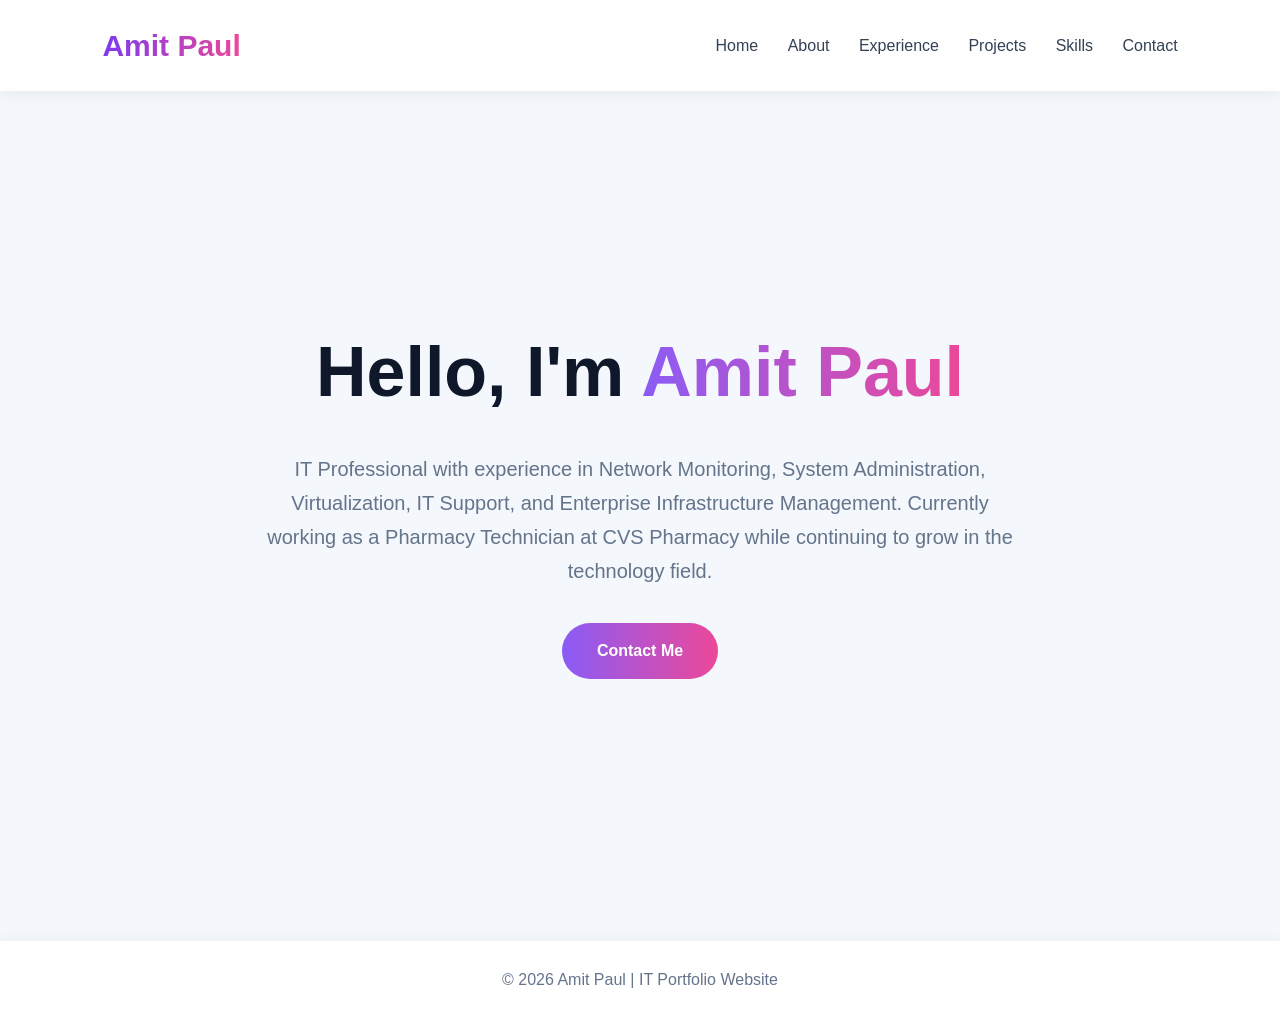
<file: index.html>
<!DOCTYPE html>
<html lang="en">
<head>
    <meta charset="UTF-8">
    <meta name="viewport" content="width=device-width, initial-scale=1.0">
    <title>Amit Paul | Portfolio</title>
    <link rel="stylesheet" href="style.css">
</head>
<body>

<header>
    <div class="logo">Amit Paul</div>
    <nav>
        <a href="index.html">Home</a>
        <a href="about.html">About</a>
        <a href="experience.html">Experience</a>
        <a href="projects.html">Projects</a>
        <a href="skills.html">Skills</a>
        <a href="contact.html">Contact</a>
    </nav>
</header>

<section class="hero">
    <div class="hero-content">
        <h1>Hello, I'm <span>Amit Paul</span></h1>
        <p>
            IT Professional with experience in Network Monitoring, System Administration,
            Virtualization, IT Support, and Enterprise Infrastructure Management.
            Currently working as a Pharmacy Technician at CVS Pharmacy while continuing
            to grow in the technology field.
        </p>

        <a href="contact.html" class="btn">Contact Me</a>
    </div>
</section>

<footer>
    <p>© 2026 Amit Paul | IT Portfolio Website</p>
</footer>

<script src="script.js"></script>
</body>
</html>
</file>
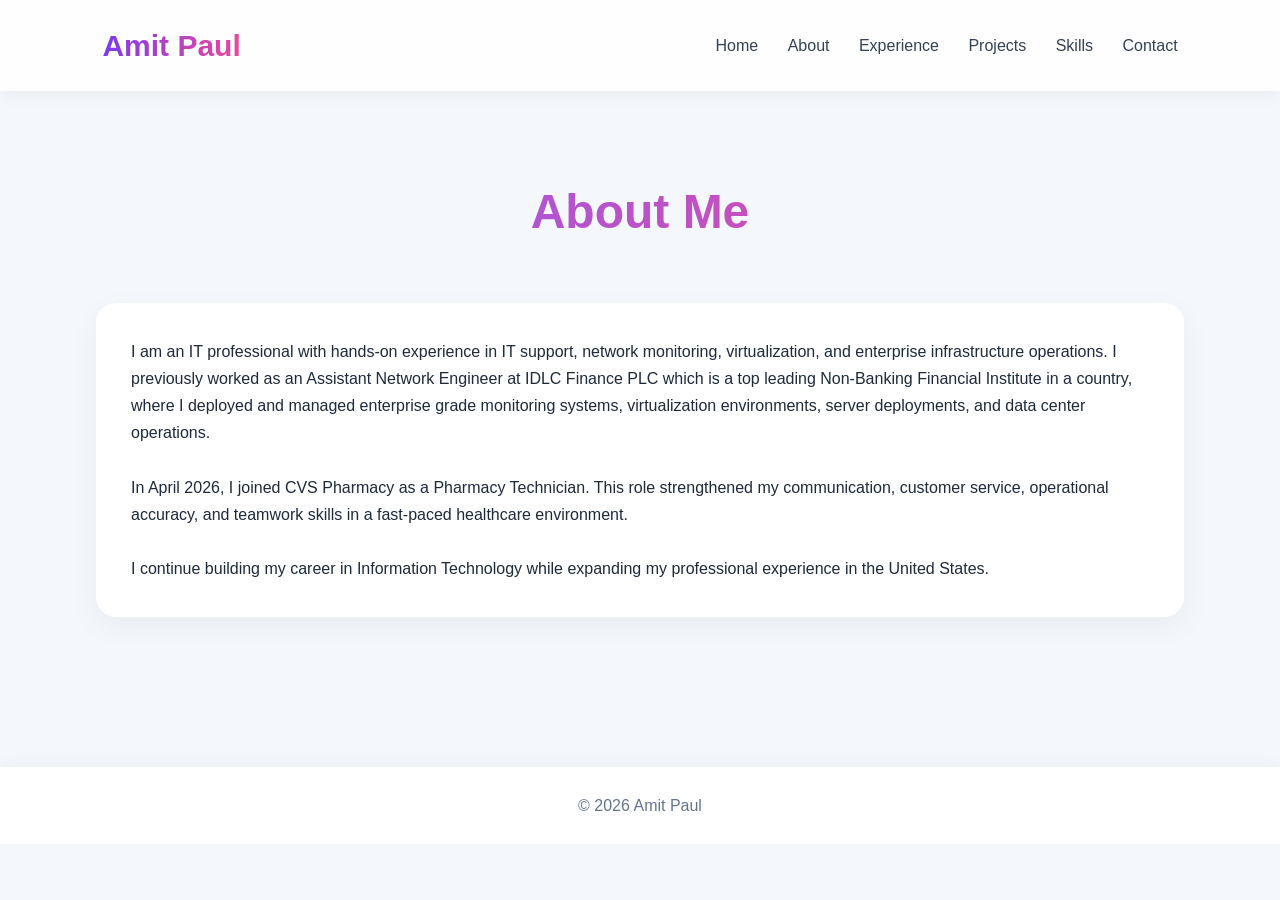
<file: about.html>
<!DOCTYPE html>
<html lang="en">
<head>
    <meta charset="UTF-8">
    <meta name="viewport" content="width=device-width, initial-scale=1.0">
    <title>About | Amit Paul</title>
    <link rel="stylesheet" href="style.css">
</head>
<body>

<header>
    <div class="logo">Amit Paul</div>
    <nav>
        <a href="index.html">Home</a>
        <a href="about.html">About</a>
        <a href="experience.html">Experience</a>
        <a href="projects.html">Projects</a>
        <a href="skills.html">Skills</a>
        <a href="contact.html">Contact</a>
    </nav>
</header>

<div class="container">
    <h1 class="section-title">About Me</h1>

    <div class="card">
        <p>
            I am an IT professional with hands-on experience in IT support,
            network monitoring, virtualization, and enterprise infrastructure operations.
            I previously worked as an Assistant Network Engineer at IDLC Finance PLC which is a top leading Non-Banking Financial Institute in a country,
            where I deployed and managed enterprise grade monitoring systems, virtualization environments,
            server deployments, and data center operations.
        </p>

        <br>

        <p>
            In April 2026, I joined CVS Pharmacy as a Pharmacy Technician.
            This role strengthened my communication, customer service,
            operational accuracy, and teamwork skills in a fast-paced healthcare environment.
        </p>

        <br>

        <p>
            I continue building my career in Information Technology while expanding
            my professional experience in the United States.
        </p>
    </div>
</div>

<footer>
    <p>© 2026 Amit Paul </p>
</footer>

</body>
</html>
</file>
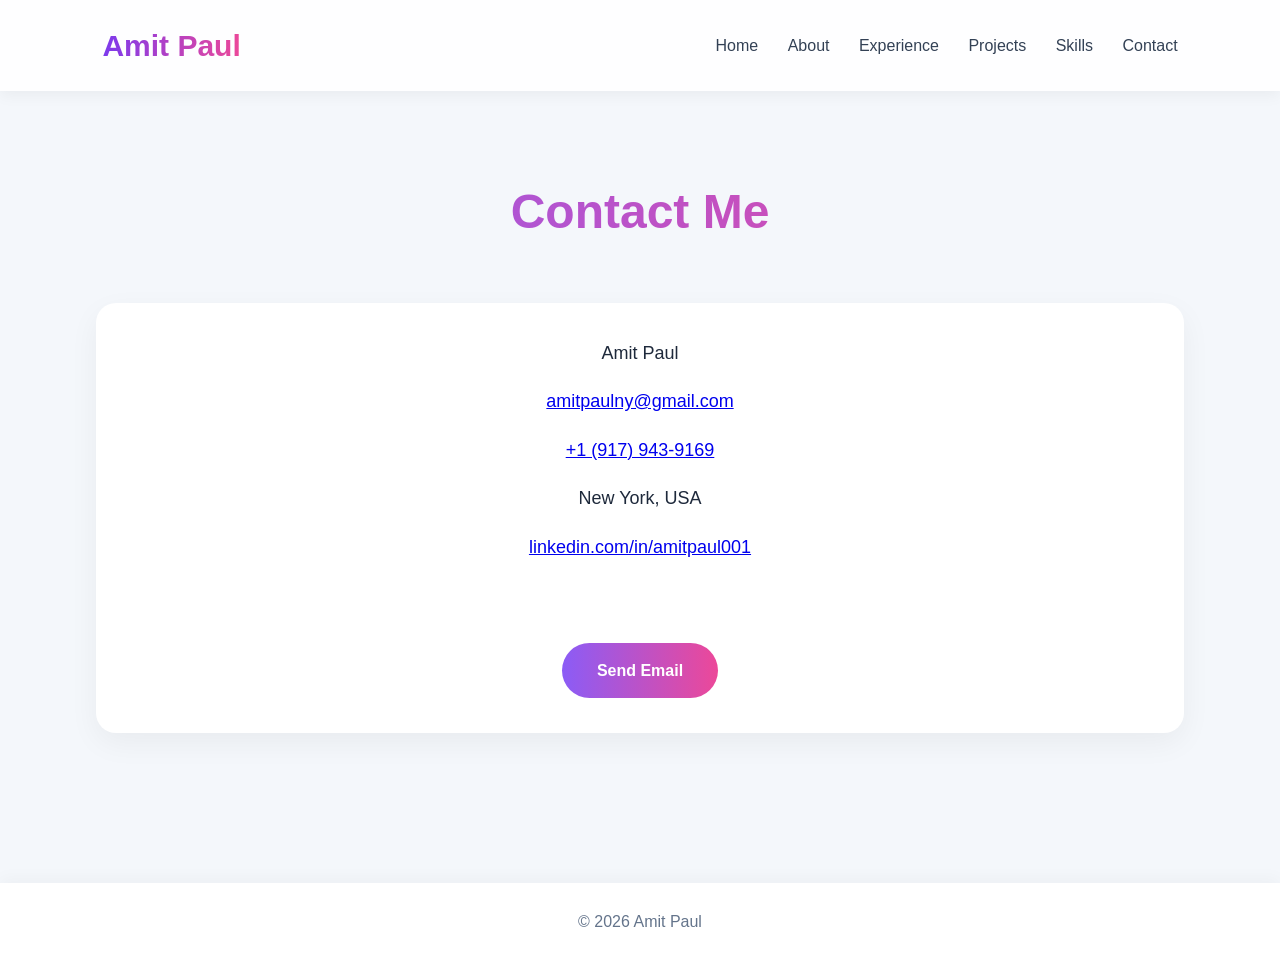
<file: contact.html>
<!DOCTYPE html>
<html lang="en">
<head>
    <meta charset="UTF-8">
    <meta name="viewport" content="width=device-width, initial-scale=1.0">
    <title>Contact | Amit Paul</title>
    <link rel="stylesheet" href="style.css">
</head>
<body>

<header>
    <div class="logo">Amit Paul</div>

    <nav>
        <a href="index.html">Home</a>
        <a href="about.html">About</a>
        <a href="experience.html">Experience</a>
        <a href="projects.html">Projects</a>
        <a href="skills.html">Skills</a>
        <a href="contact.html">Contact</a>
    </nav>
</header>

<div class="container">

    <h1 class="section-title">Contact Me</h1>

    <div class="card contact-info">

        <p>
            <strong></strong> Amit Paul
        </p>

        <p>
            <strong></strong>
            <a href="mailto:amitpaulny@gmail.com">
                amitpaulny@gmail.com
            </a>
        </p>

        <p>
            <strong></strong>
            <a href="tel:+19179439169">
                +1 (917) 943-9169
            </a>
        </p>

        <p>
            <strong></strong>
            New York, USA
        </p>

        <p>
            <strong></strong>
            <a href="https://www.linkedin.com/in/amitpaul001" target="_blank">
                linkedin.com/in/amitpaul001
            </a>
        </p>

        <br>

        <a href="mailto:amitpaulny@gmail.com" class="btn">
            Send Email
        </a>

    </div>

</div>

<footer>
    <p>© 2026 Amit Paul </p>
</footer>

</body>
</html>
</file>
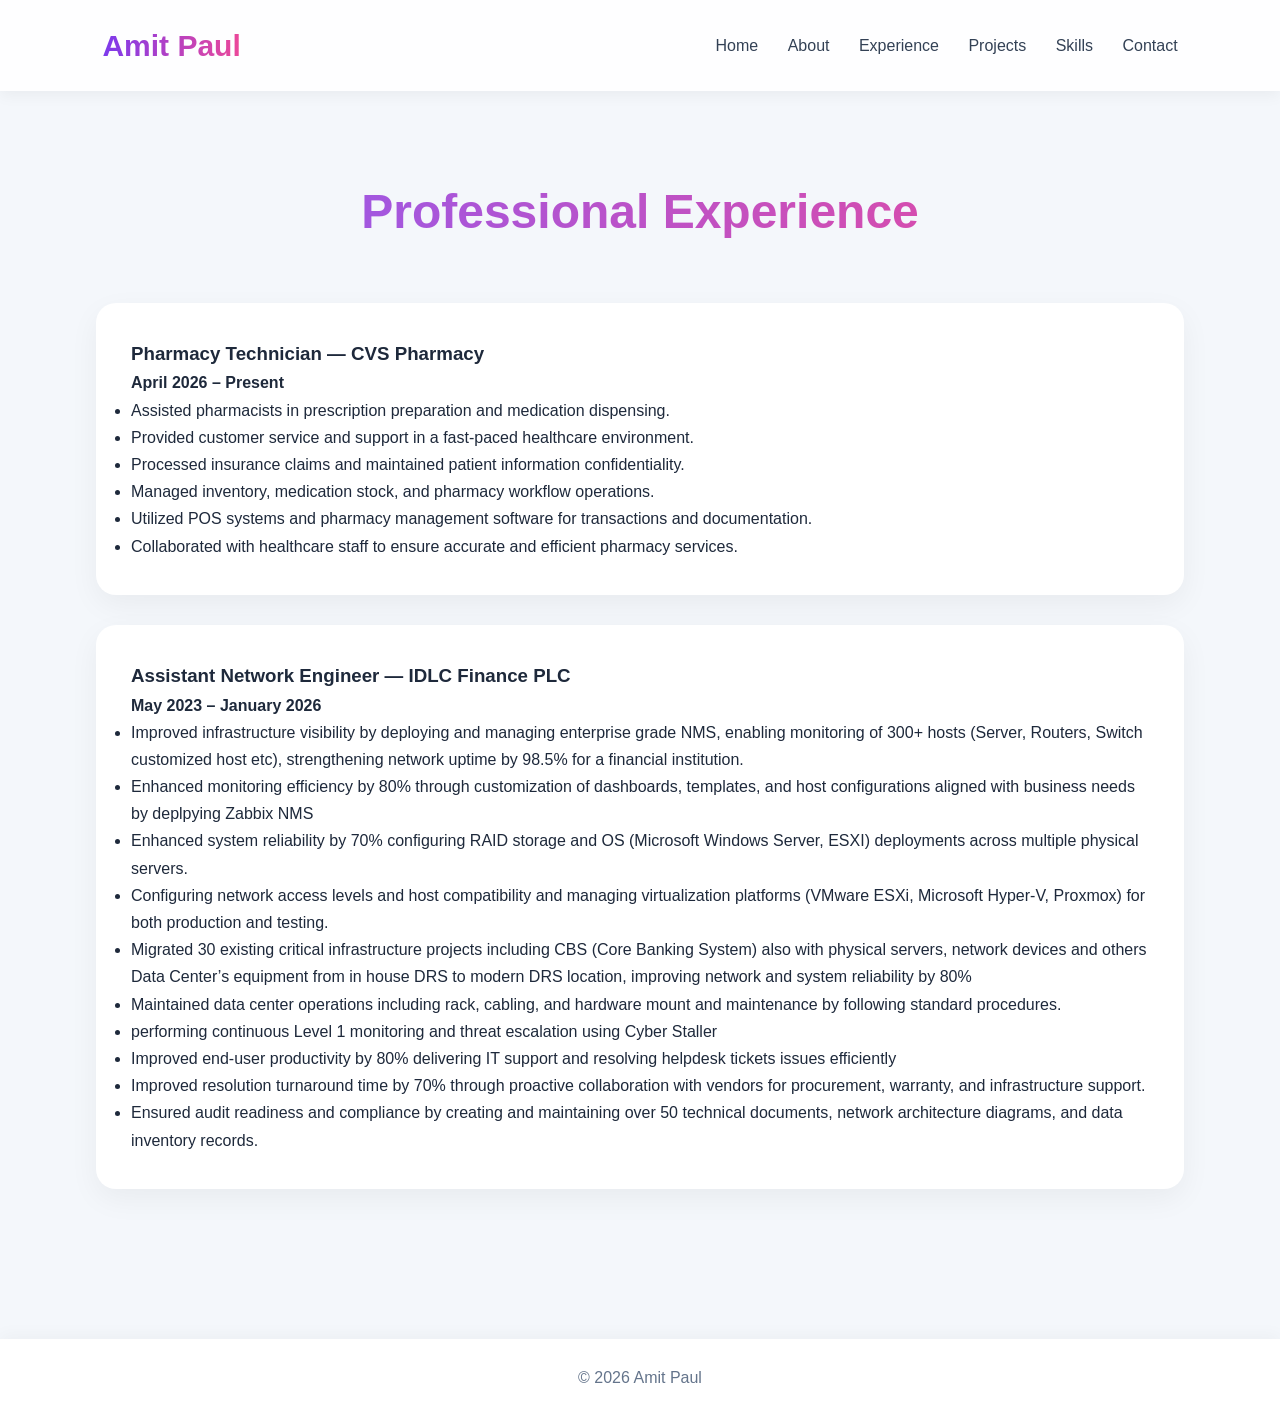
<file: experience.html>
<!DOCTYPE html>
<html lang="en">
<head>
    <meta charset="UTF-8">
    <meta name="viewport" content="width=device-width, initial-scale=1.0">
    <title>Experience | Amit Paul</title>
    <link rel="stylesheet" href="style.css">
</head>
<body>

<header>
    <div class="logo">Amit Paul</div>
    <nav>
        <a href="index.html">Home</a>
        <a href="about.html">About</a>
        <a href="experience.html">Experience</a>
        <a href="projects.html">Projects</a>
        <a href="skills.html">Skills</a>
        <a href="contact.html">Contact</a>
    </nav>
</header>

<div class="container">
    <h1 class="section-title">Professional Experience</h1>

    <div class="card">
        <h3>Pharmacy Technician — CVS Pharmacy</h3>
        <p><strong>April 2026 – Present</strong></p>

        <ul>
            <li>Assisted pharmacists in prescription preparation and medication dispensing.</li>
            <li>Provided customer service and support in a fast-paced healthcare environment.</li>
            <li>Processed insurance claims and maintained patient information confidentiality.</li>
            <li>Managed inventory, medication stock, and pharmacy workflow operations.</li>
            <li>Utilized POS systems and pharmacy management software for transactions and documentation.</li>
            <li>Collaborated with healthcare staff to ensure accurate and efficient pharmacy services.</li>
        </ul>
    </div>

    <div class="card">
        <h3>Assistant Network Engineer — IDLC Finance PLC</h3>
        <p><strong>May 2023 – January 2026</strong></p>

        <ul>
            <li>Improved infrastructure visibility by deploying and managing enterprise grade NMS, enabling monitoring of 300+
hosts (Server, Routers, Switch customized host etc), strengthening network uptime by 98.5% for a financial
institution.</li>
            <li>Enhanced monitoring efficiency by 80% through customization of dashboards, templates, and host configurations
aligned with business needs by deplpying Zabbix NMS</li>
            <li>Enhanced system reliability by 70% configuring RAID storage and OS (Microsoft Windows Server, ESXI)
deployments across multiple physical servers.</li>
            <li>Configuring network access levels and host compatibility and managing virtualization platforms (VMware ESXi,
Microsoft Hyper-V, Proxmox) for both production and testing.</li>
            <li>Migrated 30 existing critical infrastructure projects including CBS (Core Banking System) also with physical
servers, network devices and others Data Center’s equipment from in house DRS to modern DRS location,
improving network and system reliability by 80%</li>
            <li>Maintained data center operations including rack, cabling, and hardware mount and maintenance by following
standard procedures.</li>
            <li>performing continuous Level 1 monitoring and threat escalation using Cyber Staller</li>
	    <li>Improved end-user productivity by 80% delivering IT support and resolving helpdesk tickets issues efficiently</li>
	    <li>Improved resolution turnaround time by 70% through proactive collaboration with vendors for procurement,
warranty, and infrastructure support.</li>
	    <li>Ensured audit readiness and compliance by creating and maintaining over 50 technical documents, network
architecture diagrams, and data inventory records.</li>
        </ul>
    </div>
</div>

<footer>
    <p>© 2026 Amit Paul </p>
</footer>

</body>
</html>
</file>
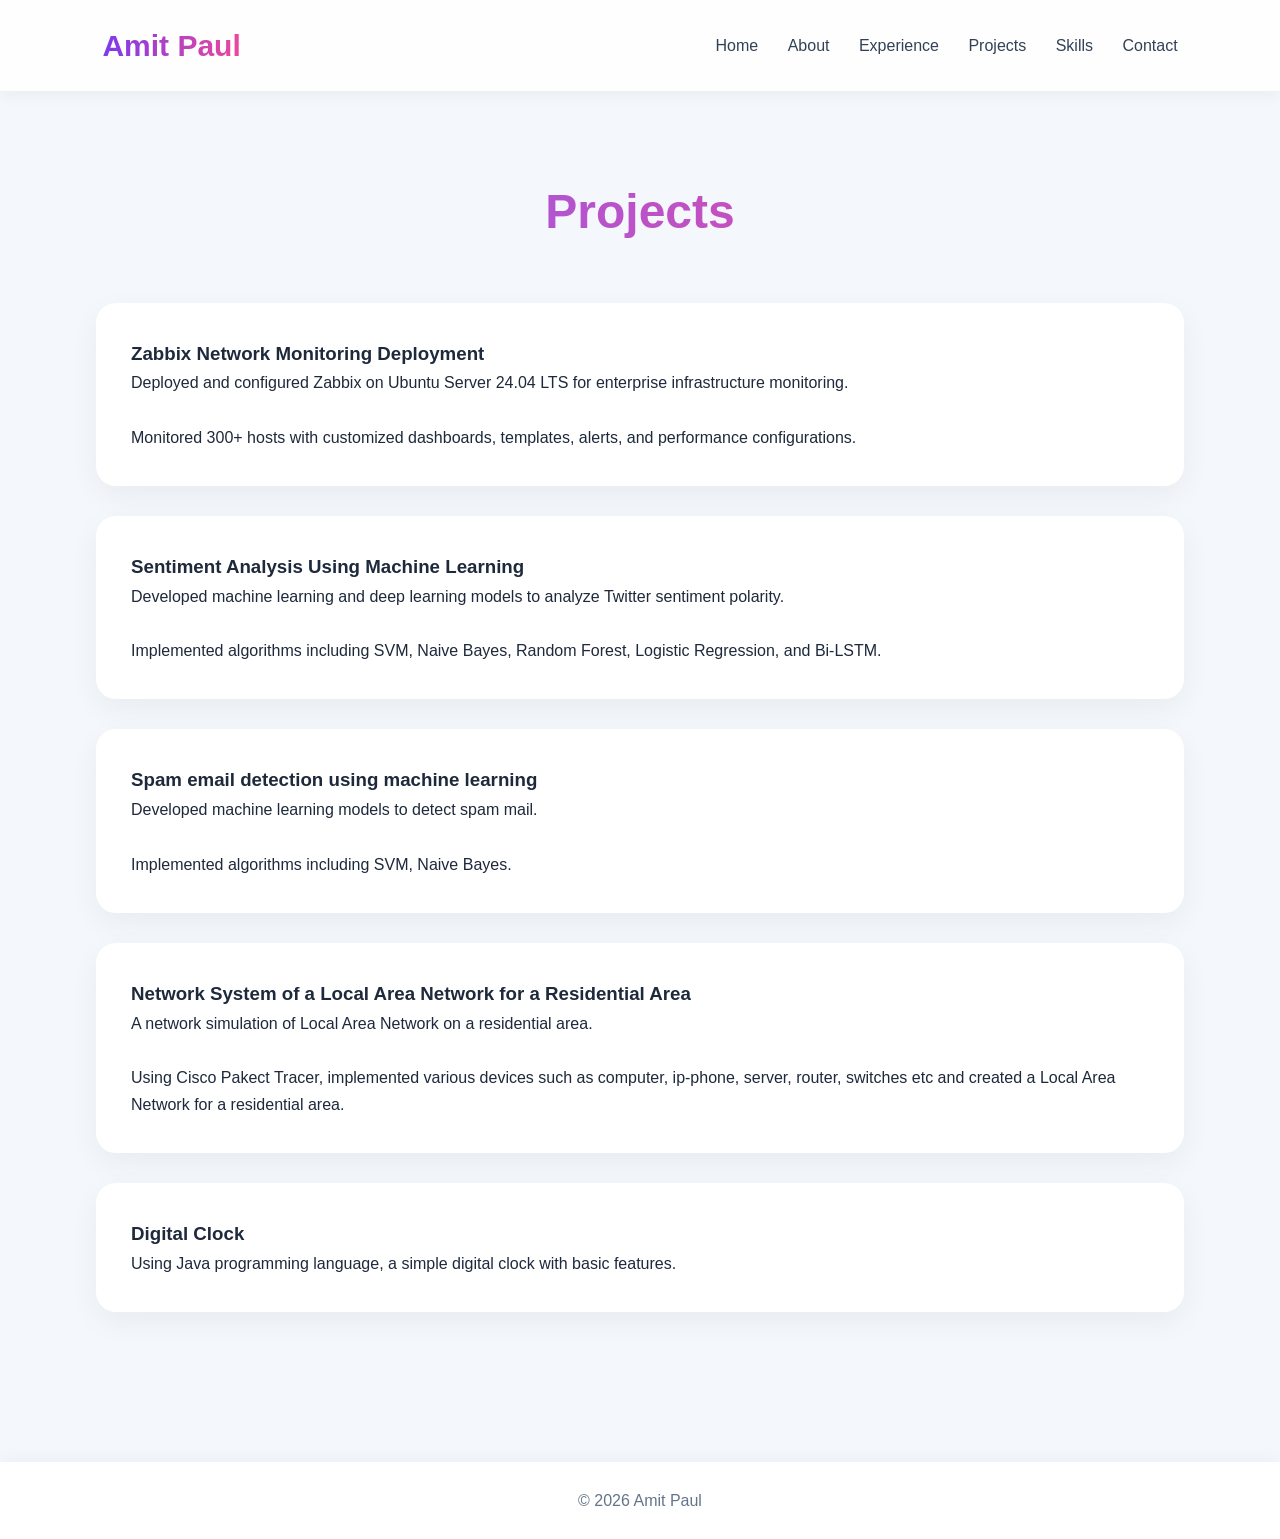
<file: projects.html>
<!DOCTYPE html>
    <meta charset="UTF-8">
    <meta name="viewport" content="width=device-width, initial-scale=1.0">
    <title>Projects | Amit Paul</title>
    <link rel="stylesheet" href="style.css">
</head>
<body>

<header>
    <div class="logo">Amit Paul</div>
    <nav>
        <a href="index.html">Home</a>
        <a href="about.html">About</a>
        <a href="experience.html">Experience</a>
        <a href="projects.html">Projects</a>
        <a href="skills.html">Skills</a>
        <a href="contact.html">Contact</a>
    </nav>
</header>

<div class="container">
    <h1 class="section-title">Projects</h1>

    <div class="card">
        <h3>Zabbix Network Monitoring Deployment</h3>
        <p>
            Deployed and configured Zabbix on Ubuntu Server 24.04 LTS
            for enterprise infrastructure monitoring.
        </p>

        <br>

        <p>
            Monitored 300+ hosts with customized dashboards,
            templates, alerts, and performance configurations.
        </p>
    </div>

    <div class="card">
        <h3>Sentiment Analysis Using Machine Learning</h3>
        <p>
            Developed machine learning and deep learning models
            to analyze Twitter sentiment polarity.
        </p>

        <br>

        <p>
            Implemented algorithms including SVM, Naive Bayes,
            Random Forest, Logistic Regression, and Bi-LSTM.
        </p>
    </div>

<div class="card">
        <h3>Spam email detection using machine learning</h3>
        <p>
            Developed machine learning models
            to detect spam mail.
        </p>

        <br>

        <p>
            Implemented algorithms including SVM, Naive Bayes.
                    </p>
    </div>

<div class="card">
        <h3>Network System of a Local Area Network for a Residential Area</h3>
        <p>
            A network simulation of Local Area Network on a residential area.
        </p>

        <br>

        <p>
            Using
Cisco Pakect Tracer, implemented various devices such as computer, ip-phone,
server, router, switches etc and created a Local Area Network for a residential area.
        </p>
    </div>

<div class="card">
        <h3>Digital Clock</h3>
        <p>
            Using Java programming language, a simple digital clock with basic
features.
        </p>

    </div>
</div>

<footer>
    <p>© 2026 Amit Paul</p>
</footer>

</body>
</html>
</file>
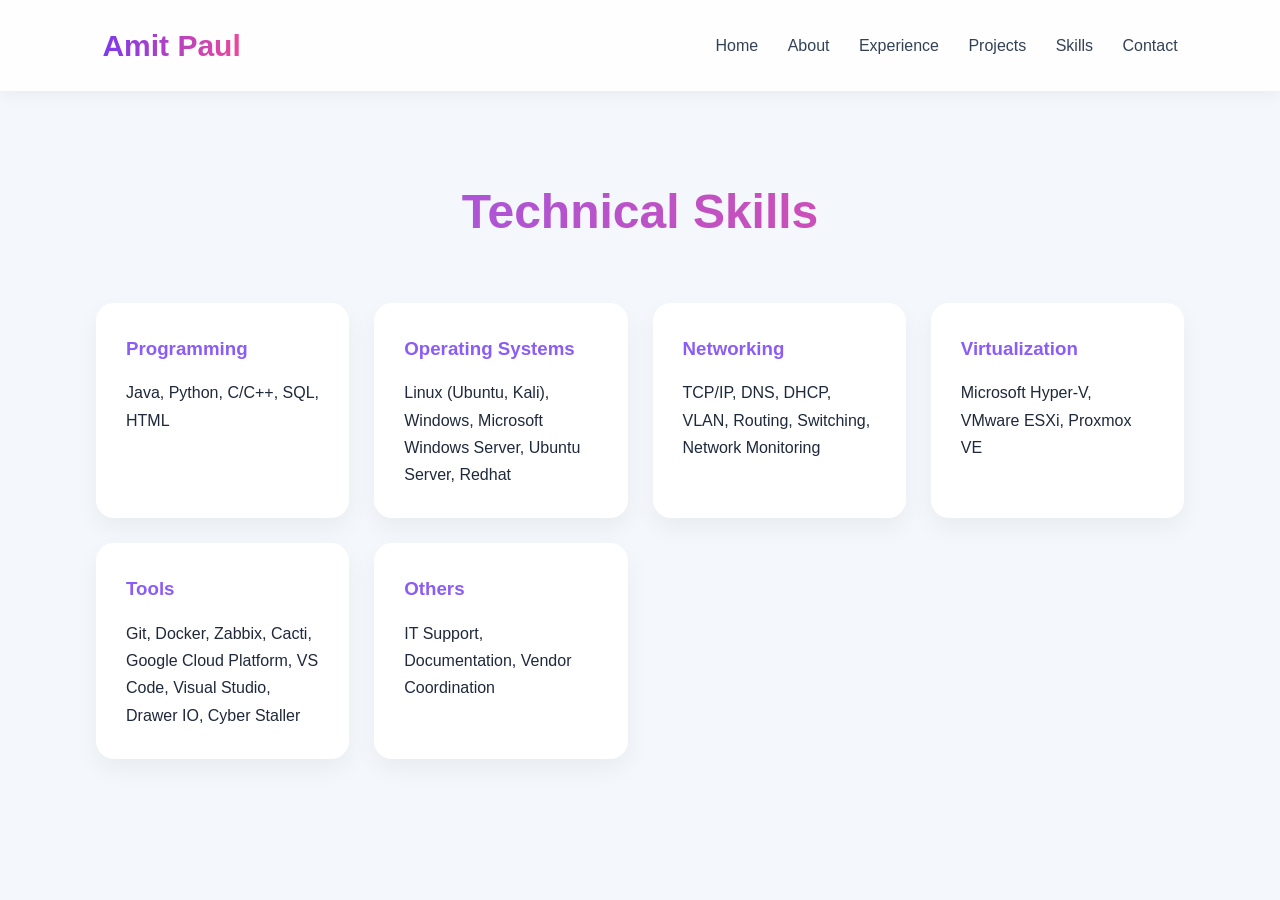
<file: skills.html>
<!DOCTYPE html>
<html lang="en">
<head>
    <meta charset="UTF-8">
    <meta name="viewport" content="width=device-width, initial-scale=1.0">
    <title>Skills | Amit Paul</title>
    <link rel="stylesheet" href="style.css">
</head>
<body>

<header>
    <div class="logo">Amit Paul</div>
    <nav>
        <a href="index.html">Home</a>
        <a href="about.html">About</a>
        <a href="experience.html">Experience</a>
        <a href="projects.html">Projects</a>
        <a href="skills.html">Skills</a>
        <a href="contact.html">Contact</a>
    </nav>
</header>

<div class="container">
    <h1 class="section-title">Technical Skills</h1>

    <div class="skills-grid">

        <div class="skill-box">
            <h3>Programming</h3>
            <p>Java, Python, C/C++, SQL, HTML</p>
        </div>

        <div class="skill-box">
            <h3>Operating Systems</h3>
            <p>Linux (Ubuntu, Kali), Windows, Microsoft Windows Server, Ubuntu Server, Redhat</p>
        </div>

        <div class="skill-box">
            <h3>Networking</h3>
            <p>TCP/IP, DNS, DHCP, VLAN, Routing, Switching, Network Monitoring</p>
        </div>
	
	<div class="skill-box">
            <h3>Virtualization</h3>
            <p>Microsoft Hyper-V, VMware ESXi, Proxmox VE</p>
        </div>

	<div class="skill-box">
            <h3>Tools</h3>
            <p>Git, Docker, Zabbix, Cacti, Google Cloud Platform, VS Code, Visual Studio, Drawer IO, Cyber Staller</p>
        </div>

	<div class="skill-box">
            <h3>Others</h3>
            <p> IT Support, Documentation, Vendor Coordination</p>
        </div>

        <div class="skill-
</file>
<file: style.css>
* {
    margin: 0;
    padding: 0;
    box-sizing: border-box;
}

html {
    scroll-behavior: smooth;
}

body {
    font-family: 'Poppins', sans-serif;
    background: #f4f7fb;
    color: #1e293b;
    line-height: 1.7;
    overflow-x: hidden;

    animation: fadeIn 0.7s ease;
}

/* PAGE FADE ANIMATION */

@keyframes fadeIn {
    from {
        opacity: 0;
        transform: translateY(15px);
    }

    to {
        opacity: 1;
        transform: translateY(0);
    }
}

/* HEADER */

header {
    background: rgba(255, 255, 255, 0.85);
    backdrop-filter: blur(10px);

    display: flex;
    justify-content: space-between;
    align-items: center;

    padding: 20px 8%;

    position: sticky;
    top: 0;
    z-index: 1000;

    box-shadow: 0 4px 15px rgba(0,0,0,0.05);
}

.logo {
    font-size: 30px;
    font-weight: 700;

    background: linear-gradient(
        to right,
        #7c3aed,
        #ec4899
    );

    -webkit-background-clip: text;
    -webkit-text-fill-color: transparent;
}

/* NAVIGATION */

nav a {
    text-decoration: none;
    color: #334155;

    margin-left: 25px;
    font-weight: 500;

    position: relative;
    transition: 0.3s;
}

nav a:hover {
    color: #ec4899;
}

nav a::after {
    content: '';

    position: absolute;
    width: 0;
    height: 2px;

    background: #ec4899;

    left: 0;
    bottom: -5px;

    transition: 0.3s;
}

nav a:hover::after {
    width: 100%;
}

/* HERO SECTION */

.hero {
    min-height: 90vh;

    display: flex;
    justify-content: center;
    align-items: center;
    text-align: center;

    padding: 40px;
}

.hero-content h1 {
    font-size: 70px;
    margin-bottom: 20px;
    color: #0f172a;
}

.hero-content h1 span {

    background: linear-gradient(
        to right,
        #8b5cf6,
        #ec4899
    );

    -webkit-background-clip: text;
    -webkit-text-fill-color: transparent;
}

.hero-content p {
    max-width: 750px;
    margin: auto;

    font-size: 20px;
    color: #64748b;
}

/* BUTTONS */

.btn {
    display: inline-block;

    margin-top: 35px;
    padding: 14px 35px;

    border-radius: 50px;

    text-decoration: none;
    font-weight: 600;

    background: linear-gradient(
        to right,
        #8b5cf6,
        #ec4899
    );

    color: white;

    transition: 0.4s;
}

.btn:hover {
    transform: translateY(-5px);
    box-shadow: 0 10px 25px rgba(236,72,153,0.3);
}

/* MAIN CONTAINER */

.container {
    width: 85%;
    margin: auto;

    padding: 80px 0;
}

/* SECTION TITLE */

.section-title {
    text-align: center;

    font-size: 48px;
    margin-bottom: 50px;

    background: linear-gradient(
        to right,
        #8b5cf6,
        #ec4899
    );

    -webkit-background-clip: text;
    -webkit-text-fill-color: transparent;
}

/* CARD */

.card {
    background: white;

    padding: 35px;
    margin-bottom: 30px;

    border-radius: 20px;

    box-shadow: 0 10px 30px rgba(0,0,0,0.05);

    transition: 0.4s;
}

.card:hover {
    transform: translateY(-8px);
}

/* SKILLS */

.skills-grid {
    display: grid;

    grid-template-columns:
    repeat(auto-fit, minmax(250px, 1fr));

    gap: 25px;
}

.skill-box {
    background: white;

    padding: 30px;

    border-radius: 18px;

    box-shadow: 0 10px 25px rgba(0,0,0,0.05);

    transition: 0.4s;
}

.skill-box:hover {
    transform: translateY(-8px);
}

.skill-box h3 {
    color: #8b5cf6;
    margin-bottom: 15px;
}

/* CONTACT */

.contact-info {
    text-align: center;
}

.contact-info p {
    margin-bottom: 18px;
    font-size: 18px;
}

/* FOOTER */

footer {
    background: white;

    text-align: center;

    padding: 25px;

    margin-top: 40px;

    color: #64748b;

    box-shadow: 0 -5px 15px rgba(0,0,0,0.03);
}

/* RESPONSIVE */

@media(max-width: 768px) {

    header {
        flex-direction: column;
    }

    nav {
        margin-top: 15px;
    }

    .hero-content h1 {
        font-size: 45px;
    }

    .section-title {
        font-size: 36px;
    }
}
</file>
